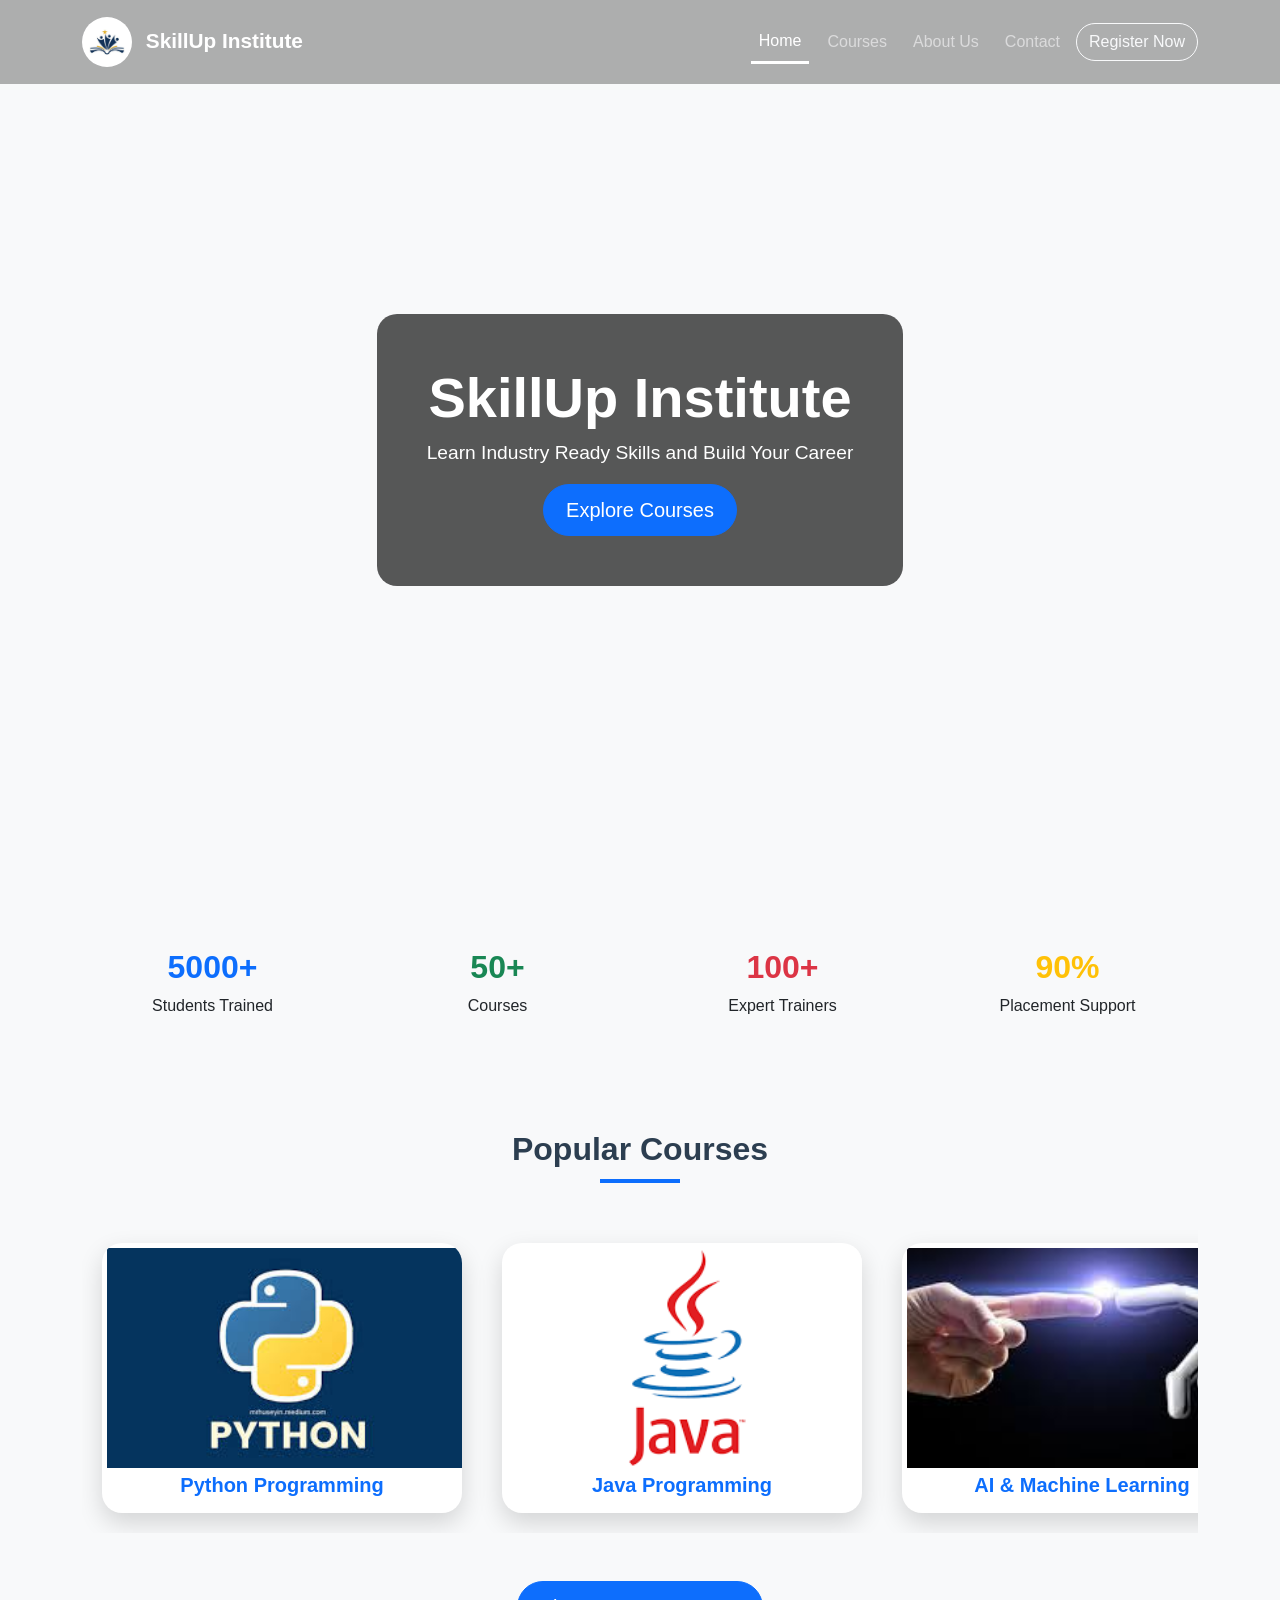
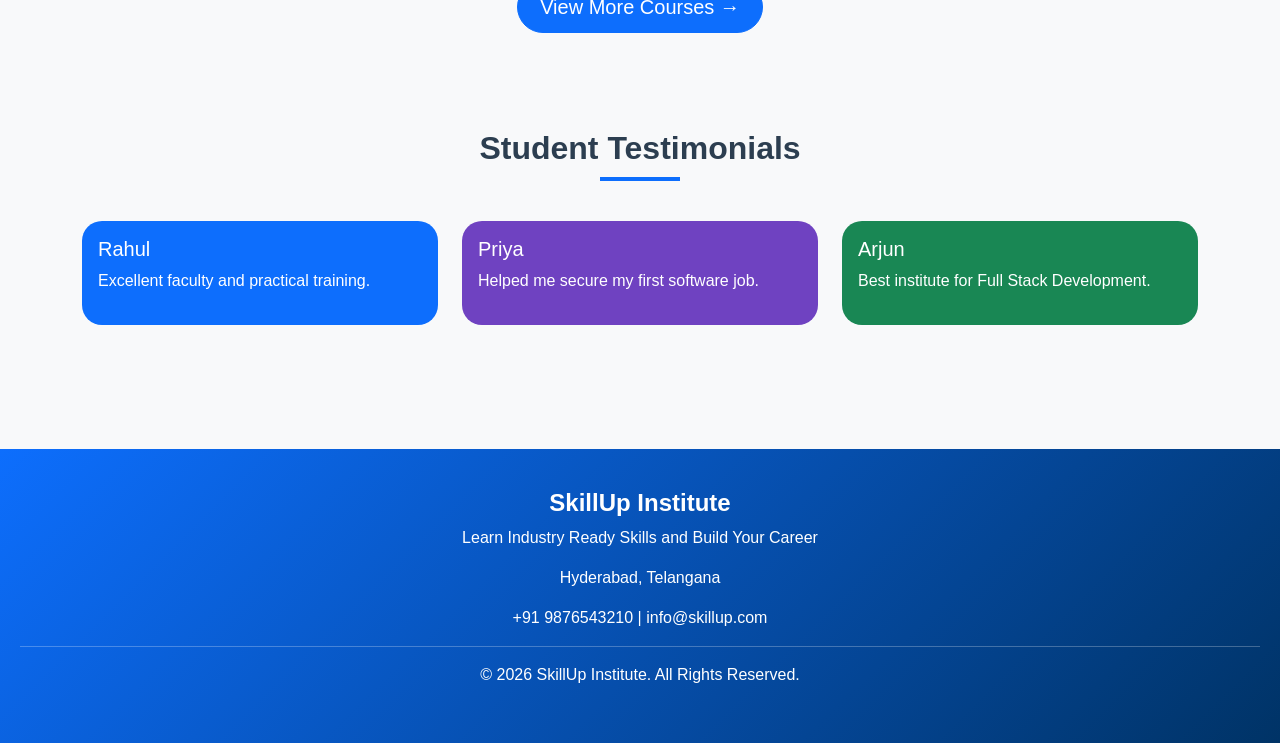
<file: index.html>
<!DOCTYPE html>
<html lang="en">

<head>

    <meta charset="UTF-8">
    <meta name="viewport" content="width=device-width, initial-scale=1.0">

    <title>SkillUp Institute</title>

    <link href="https://cdn.jsdelivr.net/npm/bootstrap@5.3.8/dist/css/bootstrap.min.css" rel="stylesheet">

    <link rel="stylesheet" href="styles.css">

</head>

<body>

    <!-- NAVBAR -->

    <nav class="navbar navbar-expand-lg navbar-dark fixed-top">

        <div class="container">

            <a class="navbar-brand fw-bold" href="index.html">

                <img src="logo.jpg"
                     width="50"
                     height="50"
                     class="rounded-circle me-2">

                SkillUp Institute

            </a>

            <button class="navbar-toggler"
                    data-bs-toggle="collapse"
                    data-bs-target="#navbarNav">

                <span class="navbar-toggler-icon"></span>

            </button>

            <div class="collapse navbar-collapse"
                 id="navbarNav">

                <ul class="navbar-nav ms-auto align-items-center">

                    <li class="nav-item">
                        <a class="nav-link active"
                           href="#home">
                            Home
                        </a>
                    </li>

                    <li class="nav-item">
                        <a class="nav-link"
                           href="courses.html">
                            Courses
                        </a>
                    </li>

                    <li class="nav-item">
                        <a class="nav-link"
                           href="about.html">
                            About Us
                        </a>
                    </li>

                    <li class="nav-item">
                        <a class="nav-link"
                           href="contact.html">
                            Contact
                        </a>
                    </li>

                    <li class="nav-item ms-2">

                        <a href="Registration.html"
                           class="btn btn-outline-light">

                            Register Now

                        </a>

                    </li>

                </ul>

            </div>

        </div>

    </nav>

    <!-- HERO SECTION -->

    <section id="home" class="hero-section">

        <div class="hero-overlay">

            <h1 class="display-4 fw-bold">
                SkillUp Institute
            </h1>

            <p class="lead">
                Learn Industry Ready Skills and Build Your Career
            </p>

            <a href="#courses"
               class="btn btn-primary btn-lg">

                Explore Courses

            </a>

        </div>

    </section>

    <!-- STATISTICS -->

    <section class="container py-5">

        <div class="row text-center">

            <div class="col-md-3">

                <h2 class="text-primary fw-bold">
                    5000+
                </h2>

                <p>
                    Students Trained
                </p>

            </div>

            <div class="col-md-3">

                <h2 class="text-success fw-bold">
                    50+
                </h2>

                <p>
                    Courses
                </p>

            </div>

            <div class="col-md-3">

                <h2 class="text-danger fw-bold">
                    100+
                </h2>

                <p>
                    Expert Trainers
                </p>

            </div>

            <div class="col-md-3">

                <h2 class="text-warning fw-bold">
                    90%
                </h2>

                <p>
                    Placement Support
                </p>

            </div>

        </div>

    </section>

    <!-- POPULAR COURSES -->

    <section id="courses" class="container py-5">

        <h2 class="section-title">
            Popular Courses
        </h2>

        <div class="slider">

            <div class="slide-track">

                <div class="course-card">
                    <div class="course-image-wrap">
                        <img src="python.jpg">
                    </div>
                    <h5>Python Programming</h5>
                </div>

                <div class="course-card">
                    <div class="course-image-wrap">
                        <img src="java.png">
                    </div>
                    <h5>Java Programming</h5>
                </div>

                <div class="course-card">
                    <div class="course-image-wrap">
                        <img src="aiml.jpg">
                    </div>
                    <h5>AI & Machine Learning</h5>
                </div>

                <div class="course-card">
                    <div class="course-image-wrap">
                        <img src="pythonfsd.jpg">
                    </div>
                    <h5>Python Full Stack</h5>
                </div>

                <div class="course-card">
                    <div class="course-image-wrap">
                        <img src="javafsd.png">
                    </div>
                    <h5>Java Full Stack</h5>
                </div>

                <div class="course-card">
                    <div class="course-image-wrap">
                        <img src="mern.png">
                    </div>
                    <h5>MERN Stack</h5>
                </div>

                <div class="course-card">
                    <div class="course-image-wrap">
                        <img src="mean.png">
                    </div>
                    <h5>MEAN Stack</h5>
                </div>

                <!-- Duplicate for smooth scrolling -->

                <div class="course-card">
                    <div class="course-image-wrap">
                        <img src="python.jpg">
                    </div>
                    <h5>Python Programming</h5>
                </div>

                <div class="course-card">
                    <div class="course-image-wrap">
                        <img src="java.png">
                    </div>
                    <h5>Java Programming</h5>
                </div>

                <div class="course-card">
                    <div class="course-image-wrap">
                        <img src="aiml.jpg">
                    </div>
                    <h5>AI & Machine Learning</h5>
                </div>

                <div class="course-card">
                    <div class="course-image-wrap">
                        <img src="pythonfsd.jpg">
                    </div>
                    <h5>Python Full Stack</h5>
                </div>

                <div class="course-card">
                    <div class="course-image-wrap">
                        <img src="javafsd.png">
                    </div>
                    <h5>Java Full Stack</h5>
                </div>

                <div class="course-card">
                    <div class="course-image-wrap">
                        <img src="mern.png">
                    </div>
                    <h5>MERN Stack</h5>
                </div>

                <div class="course-card">
                    <div class="course-image-wrap">
                        <img src="mean.png">
                    </div>
                    <h5>MEAN Stack</h5>
                </div>

            </div>

        </div>

        <div class="text-center mt-5">

            <a href="courses.html"
               class="btn btn-primary btn-lg">

                View More Courses →

            </a>

        </div>

    </section>

    <!-- TESTIMONIALS -->

    <section class="container py-5">

        <h2 class="section-title">
            Student Testimonials
        </h2>

        <div class="row">

            <div class="col-md-4 mb-3">

                <div class="card testimonial-card testimonial-blue">

                    <div class="card-body">

                        <h5>Rahul</h5>

                        <p>
                            Excellent faculty and practical training.
                        </p>

                    </div>

                </div>

            </div>

            <div class="col-md-4 mb-3">

                <div class="card testimonial-card testimonial-purple">

                    <div class="card-body">

                        <h5>Priya</h5>

                        <p>
                            Helped me secure my first software job.
                        </p>

                    </div>

                </div>

            </div>

            <div class="col-md-4 mb-3">

                <div class="card testimonial-card testimonial-green">

                    <div class="card-body">

                        <h5>Arjun</h5>

                        <p>
                            Best institute for Full Stack Development.
                        </p>

                    </div>

                </div>

            </div>

        </div>

    </section>

    <!-- FOOTER -->

    <footer>

        <h4>
            SkillUp Institute
        </h4>

        <p>
            Learn Industry Ready Skills and Build Your Career
        </p>

        <p>
            Hyderabad, Telangana
        </p>

        <p>
            +91 9876543210 | info@skillup.com
        </p>

        <hr>

        <p>
            © 2026 SkillUp Institute. All Rights Reserved.
        </p>

    </footer>

    <script src="https://cdn.jsdelivr.net/npm/bootstrap@5.3.8/dist/js/bootstrap.bundle.min.js"></script>

    <script>
        window.addEventListener("scroll", function () {

            const navbar = document.querySelector(".navbar");

            if (window.scrollY > 50) {
                navbar.style.background = "#0d6efd";
            } else {
                navbar.style.background = "rgba(0,0,0,0.3)";
            }

        });
    </script>

</body>

</html>
</file>
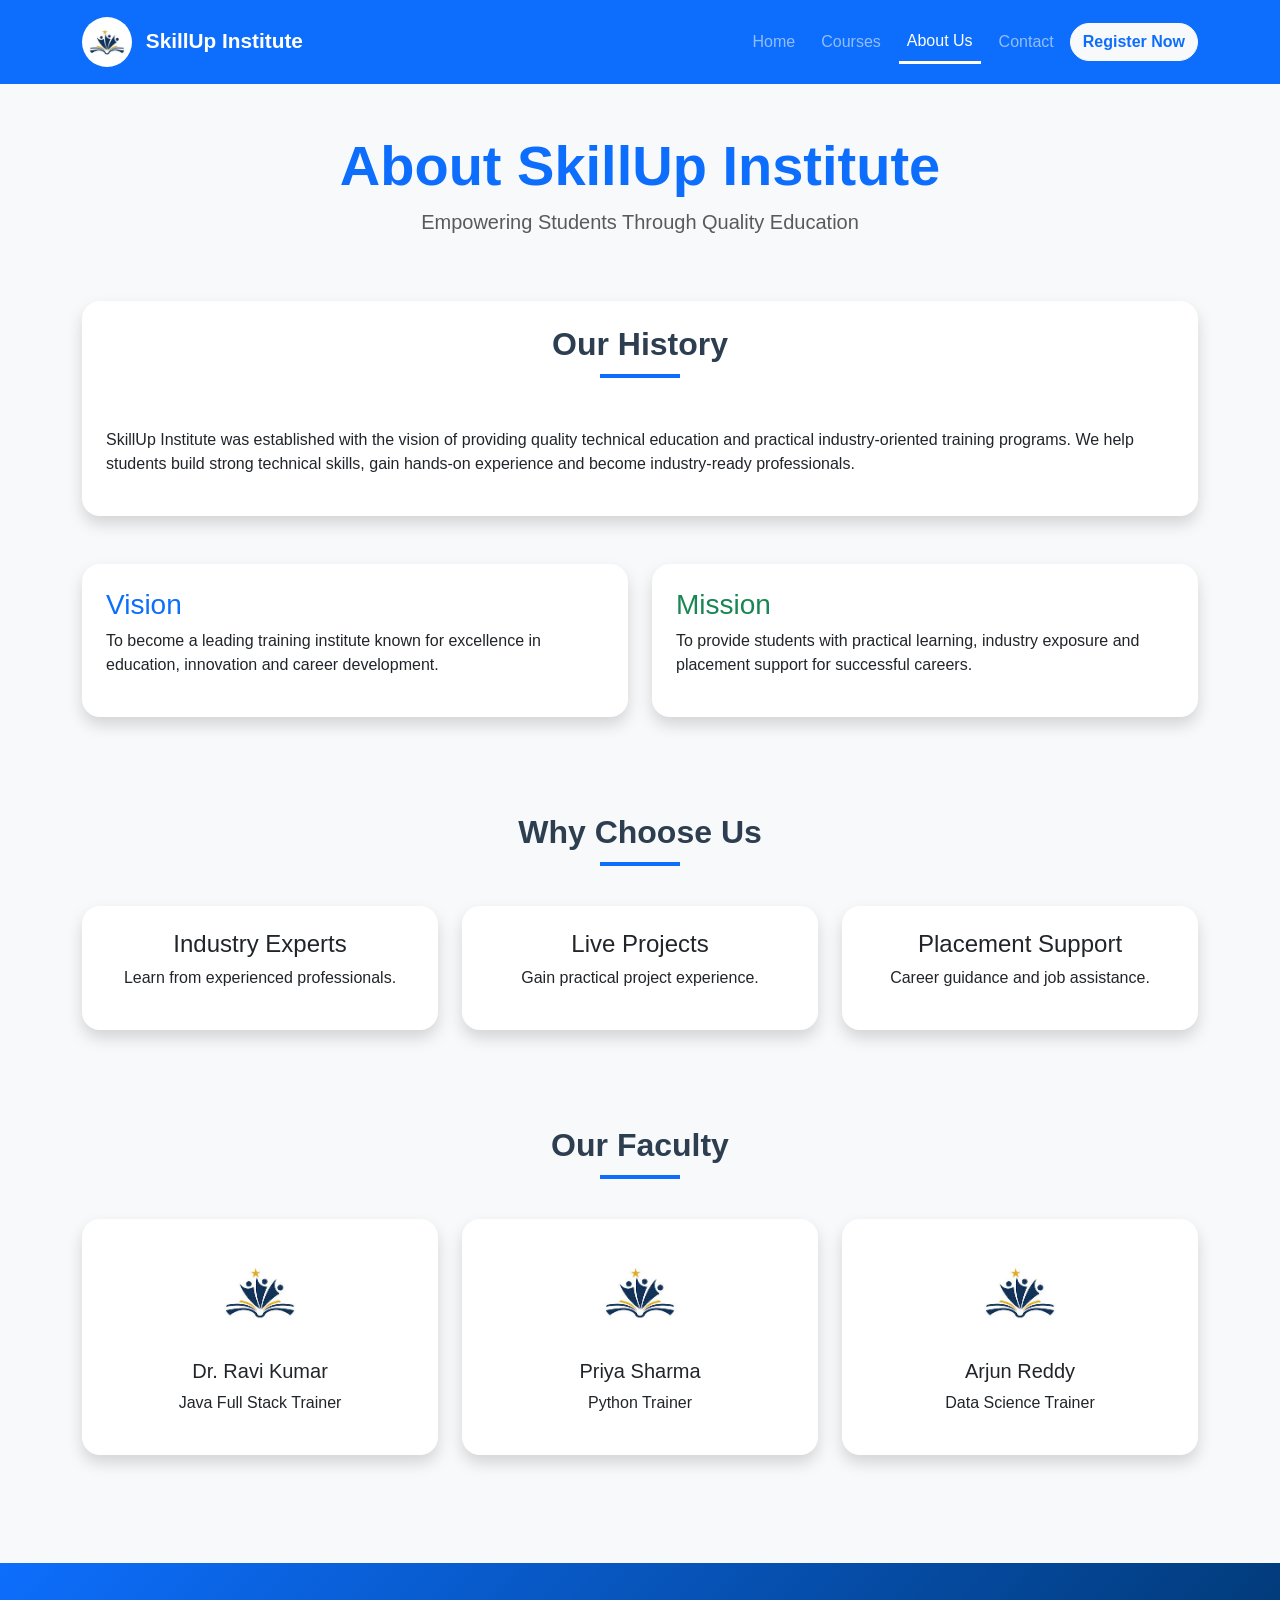
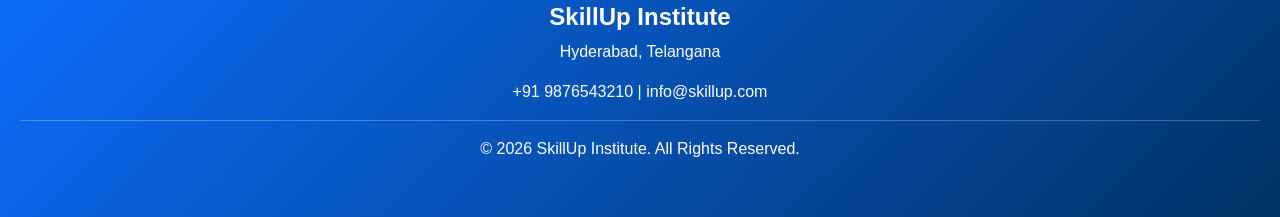
<file: about.html>
<!DOCTYPE html>
<html lang="en">

<head>

    <meta charset="UTF-8">
    <meta name="viewport" content="width=device-width, initial-scale=1.0">

    <title>About Us | SkillUp Institute</title>

    <link href="https://cdn.jsdelivr.net/npm/bootstrap@5.3.8/dist/css/bootstrap.min.css" rel="stylesheet">

    <link rel="stylesheet" href="styles.css">

</head>

<body>

    <!-- NAVBAR -->

    <nav class="navbar navbar-expand-lg navbar-dark bg-primary sticky-top">

        <div class="container">

            <a class="navbar-brand fw-bold" href="index.html">

                <img src="logo.jpg"
                     width="50"
                     height="50"
                     class="rounded-circle me-2">

                SkillUp Institute

            </a>

            <button class="navbar-toggler"
                    data-bs-toggle="collapse"
                    data-bs-target="#navbarNav">

                <span class="navbar-toggler-icon"></span>

            </button>

            <div class="collapse navbar-collapse"
                 id="navbarNav">

                <ul class="navbar-nav ms-auto align-items-center">

                    <li class="nav-item">
                        <a class="nav-link"
                           href="index.html">
                            Home
                        </a>
                    </li>

                    <li class="nav-item">
                        <a class="nav-link"
                           href="courses.html">
                            Courses
                        </a>
                    </li>

                    <li class="nav-item">
                        <a class="nav-link active"
                           href="about.html">
                            About Us
                        </a>
                    </li>

                    <li class="nav-item">
                        <a class="nav-link"
                           href="contact.html">
                            Contact
                        </a>
                    </li>

                    <li class="nav-item ms-2">

                        <a href="Registration.html"
                           class="btn btn-light text-primary fw-bold">

                            Register Now

                        </a>

                    </li>

                </ul>

            </div>

        </div>

    </nav>

    <!-- ABOUT HEADER -->

    <div class="container py-5 text-center">

        <h1 class="display-4 fw-bold text-primary">

            About SkillUp Institute

        </h1>

        <p class="lead text-muted">

            Empowering Students Through Quality Education

        </p>

    </div>

    <!-- HISTORY -->

    <section class="container mb-5">

        <div class="card shadow p-4">

            <h2 class="section-title">

                Our History

            </h2>

            <p>

                SkillUp Institute was established with the vision of
                providing quality technical education and practical
                industry-oriented training programs.

                We help students build strong technical skills,
                gain hands-on experience and become industry-ready
                professionals.

            </p>

        </div>

    </section>

    <!-- VISION & MISSION -->

    <section class="container mb-5">

        <div class="row g-4">

            <div class="col-md-6">

                <div class="card shadow h-100 p-4">

                    <h3 class="text-primary">

                        Vision

                    </h3>

                    <p>

                        To become a leading training institute known
                        for excellence in education, innovation and
                        career development.

                    </p>

                </div>

            </div>

            <div class="col-md-6">

                <div class="card shadow h-100 p-4">

                    <h3 class="text-success">

                        Mission

                    </h3>

                    <p>

                        To provide students with practical learning,
                        industry exposure and placement support for
                        successful careers.

                    </p>

                </div>

            </div>

        </div>

    </section>

    <!-- WHY CHOOSE US -->

    <section class="container py-5">

        <h2 class="section-title">

            Why Choose Us

        </h2>

        <div class="row g-4">

            <div class="col-md-4">

                <div class="card shadow p-4 text-center">

                    <h4>
                        Industry Experts
                    </h4>

                    <p>
                        Learn from experienced professionals.
                    </p>

                </div>

            </div>

            <div class="col-md-4">

                <div class="card shadow p-4 text-center">

                    <h4>
                        Live Projects
                    </h4>

                    <p>
                        Gain practical project experience.
                    </p>

                </div>

            </div>

            <div class="col-md-4">

                <div class="card shadow p-4 text-center">

                    <h4>
                        Placement Support
                    </h4>

                    <p>
                        Career guidance and job assistance.
                    </p>

                </div>

            </div>

        </div>

    </section>

    <!-- FACULTY -->

    <section class="container py-5">

        <h2 class="section-title">

            Our Faculty

        </h2>

        <div class="row g-4">

            <div class="col-md-4">

                <div class="card shadow text-center p-4">

                    <img src="logo.jpg"
                         width="100"
                         class="rounded-circle mx-auto mb-3">

                    <h5>
                        Dr. Ravi Kumar
                    </h5>

                    <p>
                        Java Full Stack Trainer
                    </p>

                </div>

            </div>

            <div class="col-md-4">

                <div class="card shadow text-center p-4">

                    <img src="logo.jpg"
                         width="100"
                         class="rounded-circle mx-auto mb-3">

                    <h5>
                        Priya Sharma
                    </h5>

                    <p>
                        Python Trainer
                    </p>

                </div>

            </div>

            <div class="col-md-4">

                <div class="card shadow text-center p-4">

                    <img src="logo.jpg"
                         width="100"
                         class="rounded-circle mx-auto mb-3">

                    <h5>
                        Arjun Reddy
                    </h5>

                    <p>
                        Data Science Trainer
                    </p>

                </div>

            </div>

        </div>

    </section>

    <!-- FOOTER -->

    <footer>

        <h4>

            SkillUp Institute

        </h4>

        <p>

            Hyderabad, Telangana

        </p>

        <p>

            +91 9876543210 | info@skillup.com

        </p>

        <hr>

        <p>

            © 2026 SkillUp Institute. All Rights Reserved.

        </p>

    </footer>

    <script src="https://cdn.jsdelivr.net/npm/bootstrap@5.3.8/dist/js/bootstrap.bundle.min.js"></script>

</body>

</html>
</file>
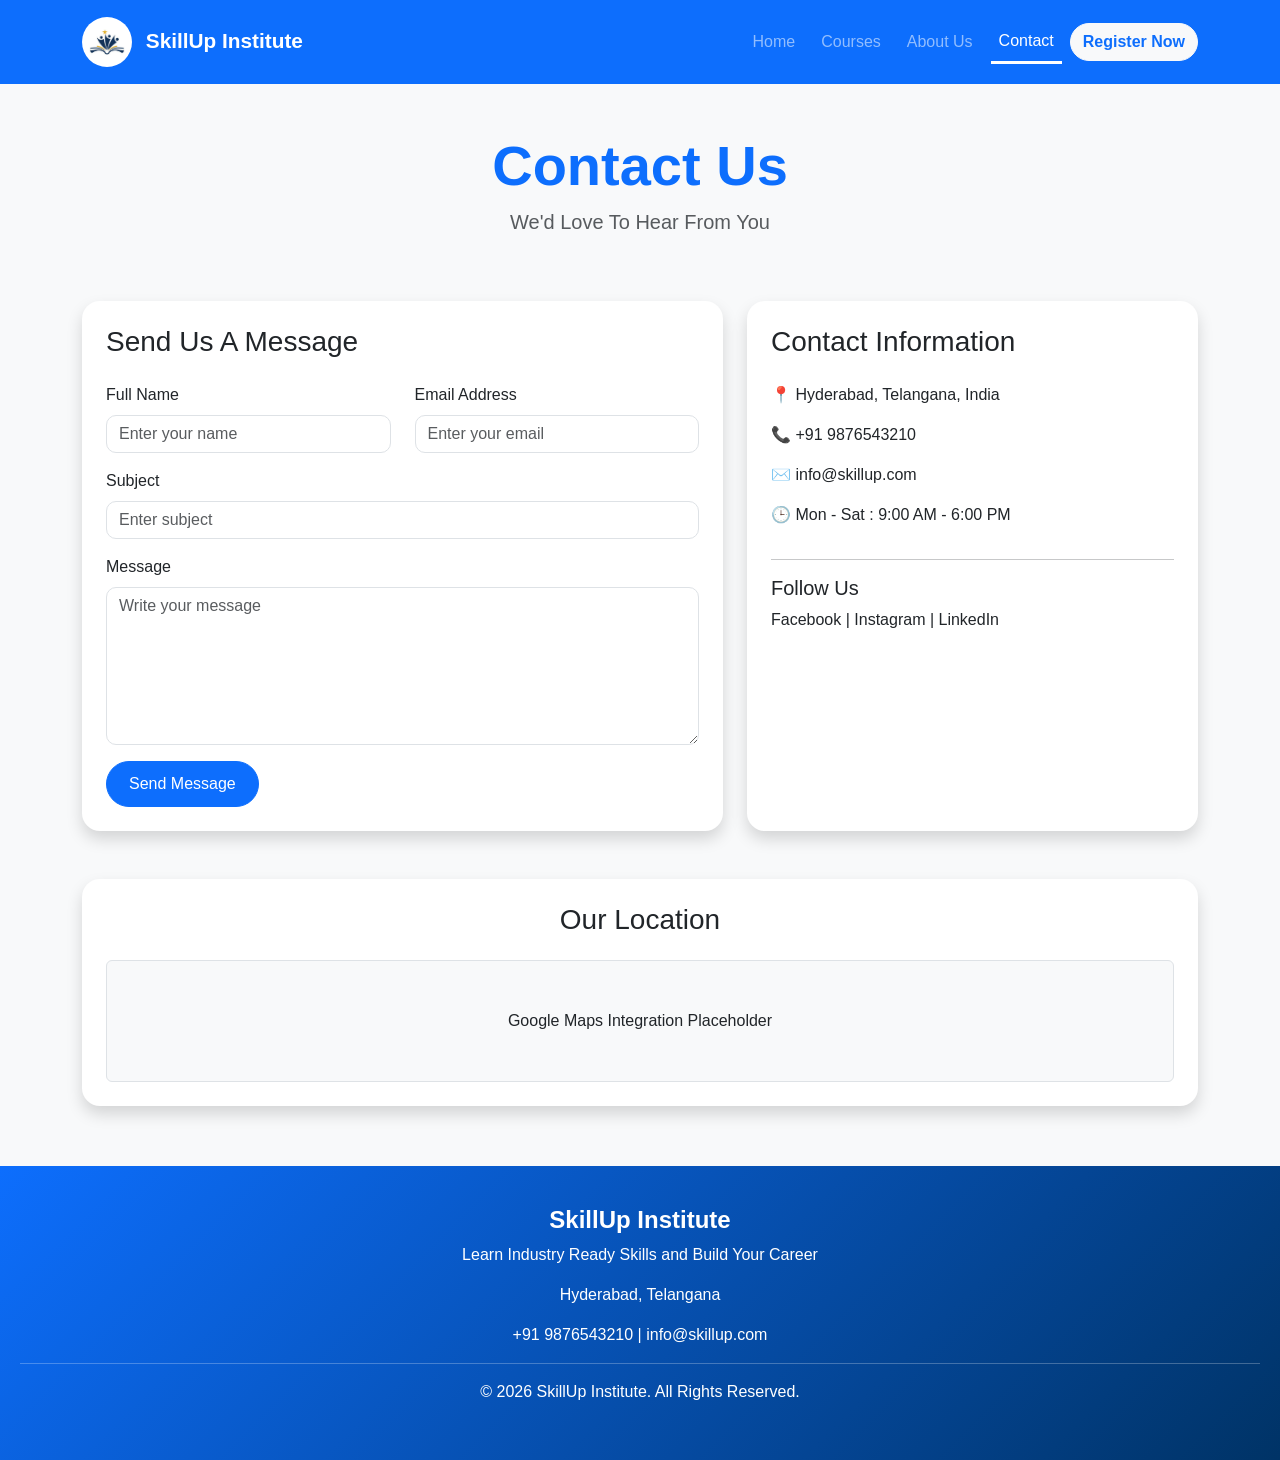
<file: contact.html>
<!DOCTYPE html>
<html lang="en">

<head>

    <meta charset="UTF-8">
    <meta name="viewport" content="width=device-width, initial-scale=1.0">

    <title>Contact Us | SkillUp Institute</title>

    <link href="https://cdn.jsdelivr.net/npm/bootstrap@5.3.8/dist/css/bootstrap.min.css" rel="stylesheet">

    <link rel="stylesheet" href="styles.css">

</head>

<body>

    <!-- NAVBAR -->

    <nav class="navbar navbar-expand-lg navbar-dark bg-primary sticky-top">

        <div class="container">

            <a class="navbar-brand fw-bold" href="index.html">

                <img src="logo.jpg"
                     width="50"
                     height="50"
                     class="rounded-circle me-2">

                SkillUp Institute

            </a>

            <button class="navbar-toggler"
                    data-bs-toggle="collapse"
                    data-bs-target="#navbarNav">

                <span class="navbar-toggler-icon"></span>

            </button>

            <div class="collapse navbar-collapse"
                 id="navbarNav">

                <ul class="navbar-nav ms-auto align-items-center">

                    <li class="nav-item">
                        <a class="nav-link"
                           href="index.html">
                            Home
                        </a>
                    </li>

                    <li class="nav-item">
                        <a class="nav-link"
                           href="courses.html">
                            Courses
                        </a>
                    </li>

                    <li class="nav-item">
                        <a class="nav-link"
                           href="about.html">
                            About Us
                        </a>
                    </li>

                    <li class="nav-item">
                        <a class="nav-link active"
                           href="contact.html">
                            Contact
                        </a>
                    </li>

                    <li class="nav-item ms-2">

                        <a href="Registration.html"
                           class="btn btn-light text-primary fw-bold">

                            Register Now

                        </a>

                    </li>

                </ul>

            </div>

        </div>

    </nav>

    <!-- PAGE HEADER -->

    <div class="container py-5 text-center">

        <h1 class="display-4 fw-bold text-primary">

            Contact Us

        </h1>

        <p class="lead text-muted">

            We'd Love To Hear From You

        </p>

    </div>

    <!-- CONTACT SECTION -->

    <section class="container mb-5">

        <div class="row g-4">

            <!-- CONTACT FORM -->

            <div class="col-lg-7">

                <div class="card shadow p-4">

                    <h3 class="mb-4">

                        Send Us A Message

                    </h3>

                    <form>

                        <div class="row">

                            <div class="col-md-6 mb-3">

                                <label class="form-label">
                                    Full Name
                                </label>

                                <input type="text"
                                       class="form-control"
                                       placeholder="Enter your name">

                            </div>

                            <div class="col-md-6 mb-3">

                                <label class="form-label">
                                    Email Address
                                </label>

                                <input type="email"
                                       class="form-control"
                                       placeholder="Enter your email">

                            </div>

                        </div>

                        <div class="mb-3">

                            <label class="form-label">
                                Subject
                            </label>

                            <input type="text"
                                   class="form-control"
                                   placeholder="Enter subject">

                        </div>

                        <div class="mb-3">

                            <label class="form-label">
                                Message
                            </label>

                            <textarea class="form-control"
                                      rows="6"
                                      placeholder="Write your message"></textarea>

                        </div>

                        <button class="btn btn-primary">

                            Send Message

                        </button>

                    </form>

                </div>

            </div>

            <!-- CONTACT DETAILS -->

            <div class="col-lg-5">

                <div class="card shadow p-4 h-100">

                    <h3 class="mb-4">

                        Contact Information

                    </h3>

                    <p>
                        📍 Hyderabad, Telangana, India
                    </p>

                    <p>
                        📞 +91 9876543210
                    </p>

                    <p>
                        ✉️ info@skillup.com
                    </p>

                    <p>
                        🕒 Mon - Sat : 9:00 AM - 6:00 PM
                    </p>

                    <hr>

                    <h5>

                        Follow Us

                    </h5>

                    <p>
                        Facebook | Instagram | LinkedIn
                    </p>

                </div>

            </div>

        </div>

    </section>

    <!-- MAP SECTION -->

    <section class="container mb-5">

        <div class="card shadow p-4">

            <h3 class="text-center mb-4">

                Our Location

            </h3>

            <div class="bg-light border rounded p-5 text-center">

                Google Maps Integration Placeholder

            </div>

        </div>

    </section>

    <!-- FOOTER -->

    <footer>

        <h4>

            SkillUp Institute

        </h4>

        <p>

            Learn Industry Ready Skills and Build Your Career

        </p>

        <p>

            Hyderabad, Telangana

        </p>

        <p>

            +91 9876543210 | info@skillup.com

        </p>

        <hr>

        <p>

            © 2026 SkillUp Institute. All Rights Reserved.

        </p>

    </footer>

    <script src="https://cdn.jsdelivr.net/npm/bootstrap@5.3.8/dist/js/bootstrap.bundle.min.js"></script>

</body>

</html>
</file>
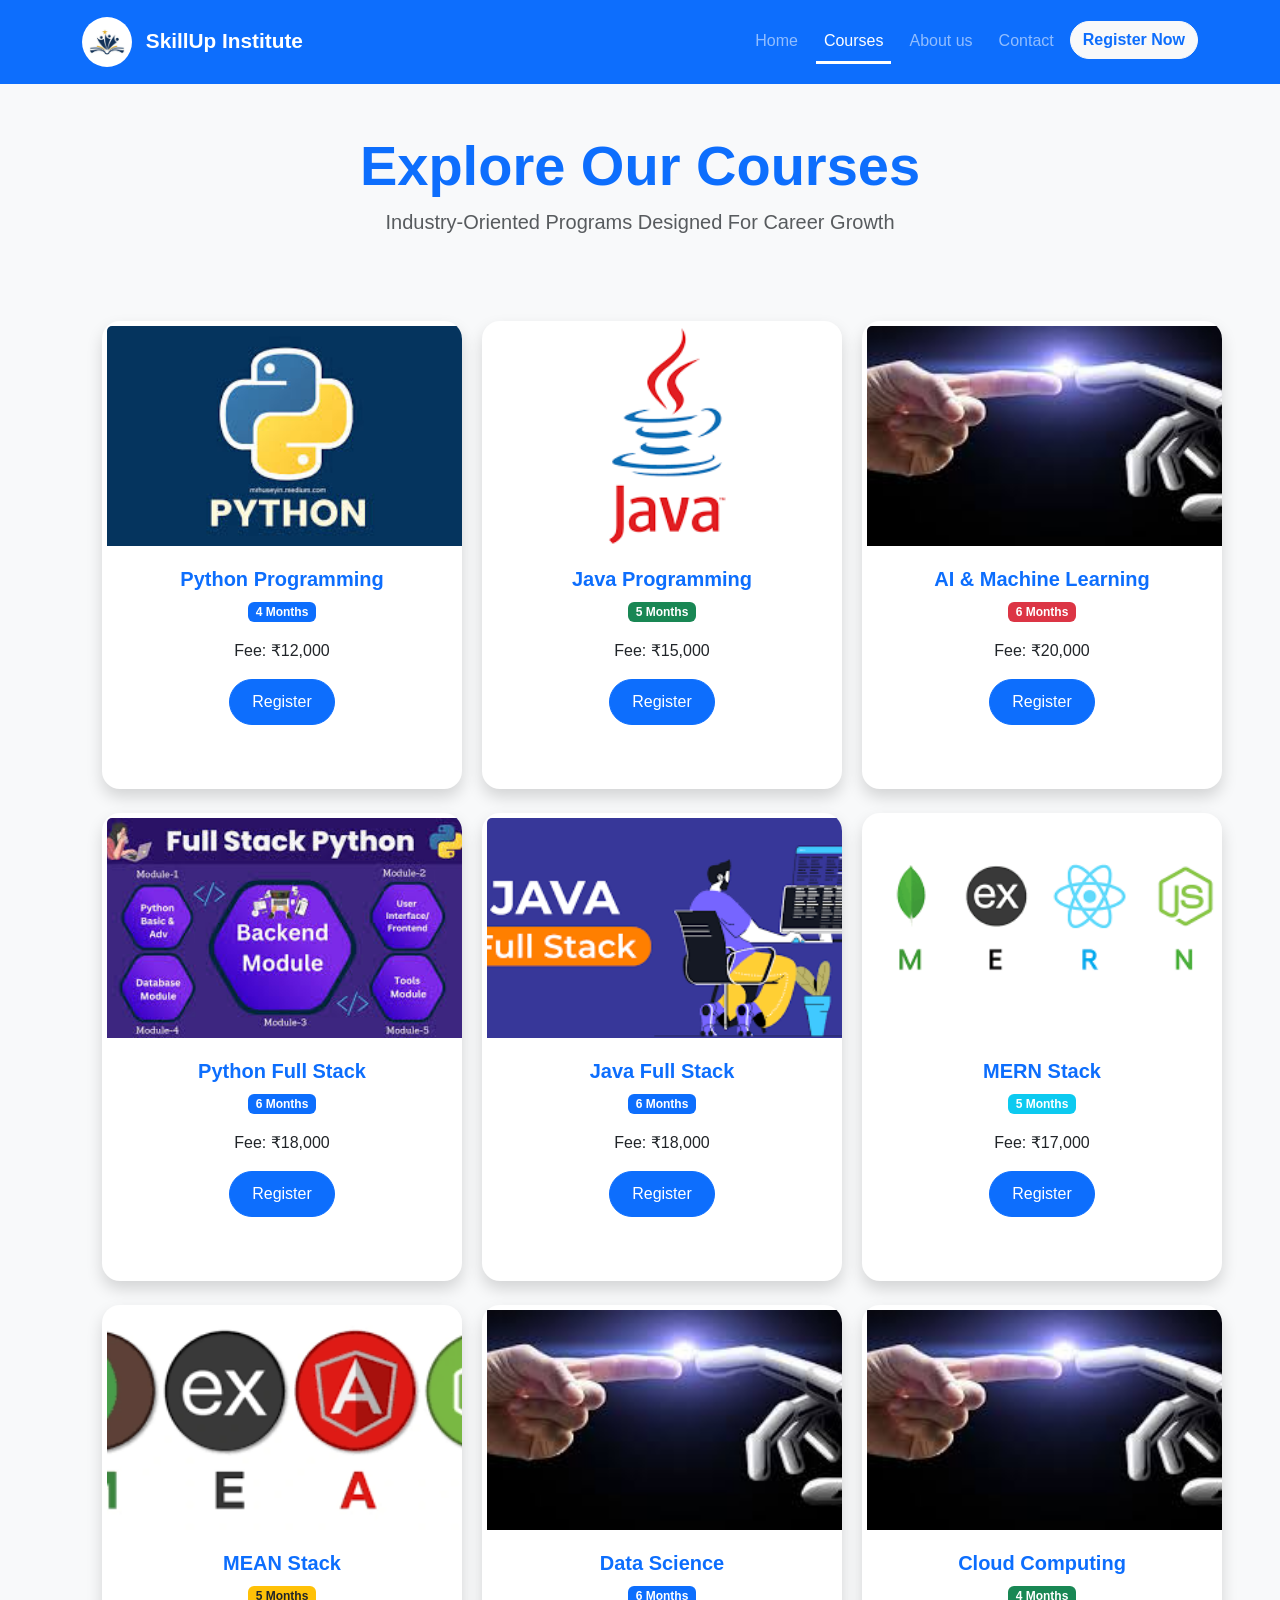
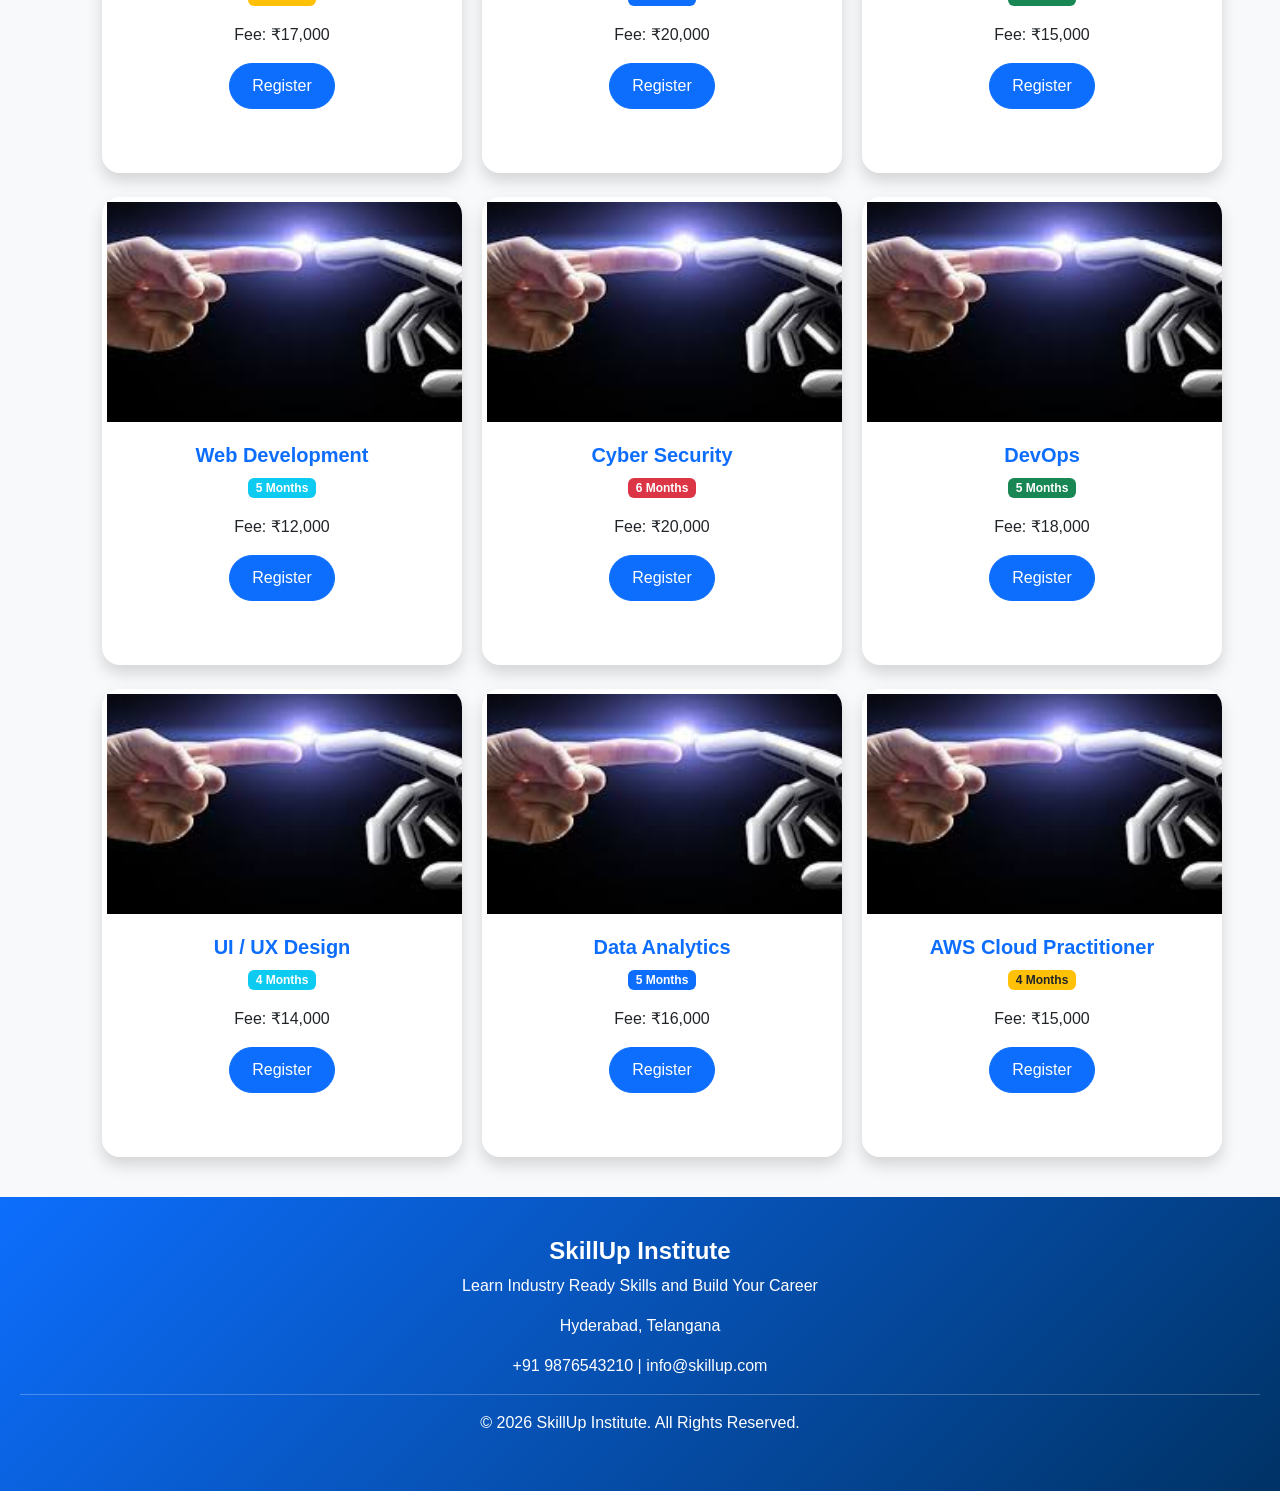
<file: courses.html>
<!DOCTYPE html>
<html lang="en">

<head>

    <meta charset="UTF-8">
    <meta name="viewport" content="width=device-width, initial-scale=1.0">

    <title>Courses | SkillUp Institute</title>

    <link href="https://cdn.jsdelivr.net/npm/bootstrap@5.3.8/dist/css/bootstrap.min.css" rel="stylesheet">

    <link rel="stylesheet" href="styles.css">

</head>

<body>

    <!-- NAVBAR -->

    <nav class="navbar navbar-expand-lg navbar-dark bg-primary sticky-top">

        <div class="container">

            <a class="navbar-brand fw-bold" href="index.html">

                <img src="logo.jpg"
                     width="50"
                     height="50"
                     class="rounded-circle me-2">

                SkillUp Institute

            </a>

            <button class="navbar-toggler"
                    data-bs-toggle="collapse"
                    data-bs-target="#navbarNav">

                <span class="navbar-toggler-icon"></span>

            </button>

            <div class="collapse navbar-collapse"
                 id="navbarNav">

                <ul class="navbar-nav ms-auto">

                    <li class="nav-item">
                        <a class="nav-link"
                           href="index.html">
                            Home
                        </a>
                    </li>

                    <li class="nav-item">
                        <a class="nav-link active"
                           href="courses.html">
                            Courses
                        </a>
                    </li>

                    <li class="nav-item">
                        <a class="nav-link"
                           href="about.html">
                            About us
                        </a>
                    </li>

                    <li class="nav-item">
                        <a class="nav-link"
                           href="contact.html">
                            Contact
                        </a>
                    </li>

                    <li class="nav-item ms-2">

                        <a href="Registration.html"
                           class="btn btn-light text-primary fw-bold">

                            Register Now

                        </a>

                    </li>

                </ul>

            </div>

        </div>

    </nav>

    <!-- HEADER -->

    <div class="container py-5 text-center">

        <h1 class="display-4 fw-bold text-primary">
            Explore Our Courses
        </h1>

        <p class="lead text-muted">
            Industry-Oriented Programs Designed For Career Growth
        </p>

    </div>

    <!-- COURSES -->

    <div class="container">

        <div class="row g-4">

            <!-- Course Card Template -->

            <div class="col-lg-4 col-md-6">
                <div class="card course-card h-100 shadow">
                    <div class="course-image-wrap">
                        <img src="python.jpg" class="card-img-top">
                    </div>
                    <div class="card-body text-center">
                        <h5>Python Programming</h5>
                        <span class="badge bg-primary">4 Months</span>
                        <p class="mt-3">Fee: ₹12,000</p>
                        <a href="Registration.html" class="btn btn-primary">Register</a>
                    </div>
                </div>
            </div>

            <div class="col-lg-4 col-md-6">
                <div class="card course-card h-100 shadow">
                    <div class="course-image-wrap">
                        <img src="java.png" class="card-img-top">
                    </div>
                    <div class="card-body text-center">
                        <h5>Java Programming</h5>
                        <span class="badge bg-success">5 Months</span>
                        <p class="mt-3">Fee: ₹15,000</p>
                        <a href="Registration.html" class="btn btn-primary">Register</a>
                    </div>
                </div>
            </div>

            <div class="col-lg-4 col-md-6">
                <div class="card course-card h-100 shadow">
                    <div class="course-image-wrap">
                        <img src="aiml.jpg" class="card-img-top">
                    </div>
                    <div class="card-body text-center">
                        <h5>AI & Machine Learning</h5>
                        <span class="badge bg-danger">6 Months</span>
                        <p class="mt-3">Fee: ₹20,000</p>
                        <a href="Registration.html" class="btn btn-primary">Register</a>
                    </div>
                </div>
            </div>

            <div class="col-lg-4 col-md-6">
                <div class="card course-card h-100 shadow">
                    <div class="course-image-wrap">
                        <img src="pythonfsd.jpg" class="card-img-top">
                    </div>
                    <div class="card-body text-center">
                        <h5>Python Full Stack</h5>
                        <span class="badge bg-primary">6 Months</span>
                        <p class="mt-3">Fee: ₹18,000</p>
                        <a href="Registration.html" class="btn btn-primary">Register</a>
                    </div>
                </div>
            </div>

            <div class="col-lg-4 col-md-6">
                <div class="card course-card h-100 shadow">
                    <div class="course-image-wrap">
                        <img src="javafsd.png" class="card-img-top">
                    </div>
                    <div class="card-body text-center">
                        <h5>Java Full Stack</h5>
                        <span class="badge bg-primary">6 Months</span>
                        <p class="mt-3">Fee: ₹18,000</p>
                        <a href="Registration.html" class="btn btn-primary">Register</a>
                    </div>
                </div>
            </div>

            <div class="col-lg-4 col-md-6">
                <div class="card course-card h-100 shadow">
                    <div class="course-image-wrap">
                        <img src="mern.png" class="card-img-top">
                    </div>
                    <div class="card-body text-center">
                        <h5>MERN Stack</h5>
                        <span class="badge bg-info">5 Months</span>
                        <p class="mt-3">Fee: ₹17,000</p>
                        <a href="Registration.html" class="btn btn-primary">Register</a>
                    </div>
                </div>
            </div>

            <div class="col-lg-4 col-md-6"><div class="card course-card h-100 shadow"><div class="course-image-wrap"><img src="mean.png"></div><div class="card-body text-center"><h5>MEAN Stack</h5><span class="badge bg-warning text-dark">5 Months</span><p class="mt-3">Fee: ₹17,000</p><a href="Registration.html" class="btn btn-primary">Register</a></div></div></div>

            <div class="col-lg-4 col-md-6"><div class="card course-card h-100 shadow"><div class="course-image-wrap"><img src="aiml.jpg"></div><div class="card-body text-center"><h5>Data Science</h5><span class="badge bg-primary">6 Months</span><p class="mt-3">Fee: ₹20,000</p><a href="Registration.html" class="btn btn-primary">Register</a></div></div></div>

            <div class="col-lg-4 col-md-6"><div class="card course-card h-100 shadow"><div class="course-image-wrap"><img src="aiml.jpg"></div><div class="card-body text-center"><h5>Cloud Computing</h5><span class="badge bg-success">4 Months</span><p class="mt-3">Fee: ₹15,000</p><a href="Registration.html" class="btn btn-primary">Register</a></div></div></div>

            <div class="col-lg-4 col-md-6"><div class="card course-card h-100 shadow"><div class="course-image-wrap"><img src="aiml.jpg"></div><div class="card-body text-center"><h5>Web Development</h5><span class="badge bg-info">5 Months</span><p class="mt-3">Fee: ₹12,000</p><a href="Registration.html" class="btn btn-primary">Register</a></div></div></div>

            <div class="col-lg-4 col-md-6"><div class="card course-card h-100 shadow"><div class="course-image-wrap"><img src="aiml.jpg"></div><div class="card-body text-center"><h5>Cyber Security</h5><span class="badge bg-danger">6 Months</span><p class="mt-3">Fee: ₹20,000</p><a href="Registration.html" class="btn btn-primary">Register</a></div></div></div>

            <div class="col-lg-4 col-md-6"><div class="card course-card h-100 shadow"><div class="course-image-wrap"><img src="aiml.jpg"></div><div class="card-body text-center"><h5>DevOps</h5><span class="badge bg-success">5 Months</span><p class="mt-3">Fee: ₹18,000</p><a href="Registration.html" class="btn btn-primary">Register</a></div></div></div>

            <div class="col-lg-4 col-md-6"><div class="card course-card h-100 shadow"><div class="course-image-wrap"><img src="aiml.jpg"></div><div class="card-body text-center"><h5>UI / UX Design</h5><span class="badge bg-info">4 Months</span><p class="mt-3">Fee: ₹14,000</p><a href="Registration.html" class="btn btn-primary">Register</a></div></div></div>

            <div class="col-lg-4 col-md-6"><div class="card course-card h-100 shadow"><div class="course-image-wrap"><img src="aiml.jpg"></div><div class="card-body text-center"><h5>Data Analytics</h5><span class="badge bg-primary">5 Months</span><p class="mt-3">Fee: ₹16,000</p><a href="Registration.html" class="btn btn-primary">Register</a></div></div></div>

            <div class="col-lg-4 col-md-6"><div class="card course-card h-100 shadow"><div class="course-image-wrap"><img src="aiml.jpg"></div><div class="card-body text-center"><h5>AWS Cloud Practitioner</h5><span class="badge bg-warning text-dark">4 Months</span><p class="mt-3">Fee: ₹15,000</p><a href="Registration.html" class="btn btn-primary">Register</a></div></div></div>

        </div>

    </div>

    <!-- FOOTER -->

    <footer>

        <h4>SkillUp Institute</h4>

        <p>
            Learn Industry Ready Skills and Build Your Career
        </p>

        <p>
            Hyderabad, Telangana
        </p>

        <p>
            +91 9876543210 | info@skillup.com
        </p>

        <hr>

        <p>
            © 2026 SkillUp Institute. All Rights Reserved.
        </p>

    </footer>

    <script src="https://cdn.jsdelivr.net/npm/bootstrap@5.3.8/dist/js/bootstrap.bundle.min.js"></script>

</body>

</html>
</file>
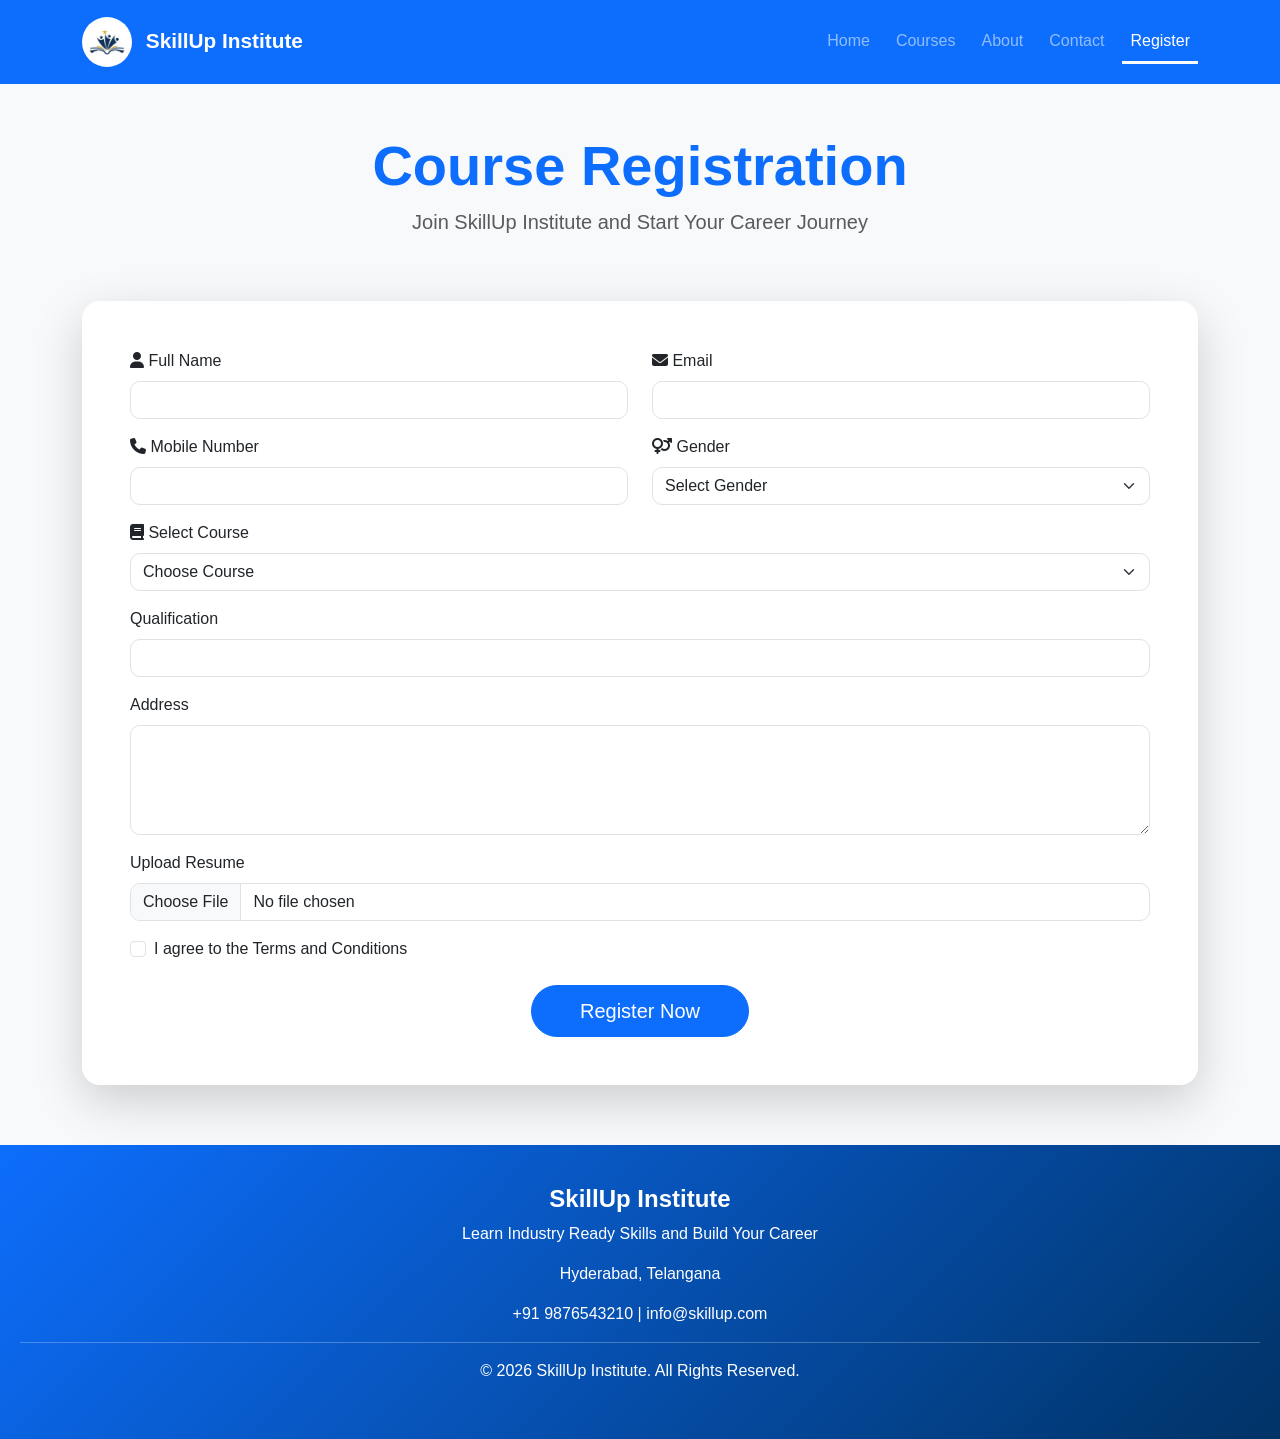
<file: Registration.html>
<!DOCTYPE html>
<html lang="en">

<head>

    <meta charset="UTF-8">
    <meta name="viewport" content="width=device-width, initial-scale=1.0">

    <title>Course Registration | SkillUp Institute</title>

    <link href="https://cdn.jsdelivr.net/npm/bootstrap@5.3.8/dist/css/bootstrap.min.css" rel="stylesheet">

    <link rel="stylesheet" href="styles.css">

    <link rel="stylesheet"
          href="https://cdnjs.cloudflare.com/ajax/libs/font-awesome/6.5.2/css/all.min.css">

</head>

<body>

    <!-- NAVBAR -->

    <nav class="navbar navbar-expand-lg navbar-dark bg-primary sticky-top">

        <div class="container">

            <a class="navbar-brand fw-bold" href="index.html">

                <img src="logo.jpg"
                     width="50"
                     height="50"
                     class="rounded-circle me-2">

                SkillUp Institute

            </a>

            <button class="navbar-toggler"
                    data-bs-toggle="collapse"
                    data-bs-target="#navbarNav">

                <span class="navbar-toggler-icon"></span>

            </button>

            <div class="collapse navbar-collapse"
                 id="navbarNav">

                <ul class="navbar-nav ms-auto">

                    <li class="nav-item">
                        <a class="nav-link"
                           href="index.html">
                            Home
                        </a>
                    </li>

                    <li class="nav-item">
                        <a class="nav-link"
                           href="courses.html">
                            Courses
                        </a>
                    </li>

                    <li class="nav-item">
                        <a class="nav-link"
                           href="about.html">
                            About
                        </a>
                    </li>

                    <li class="nav-item">
                        <a class="nav-link"
                           href="contact.html">
                            Contact
                        </a>
                    </li>

                    <li class="nav-item">
                        <a class="nav-link active"
                           href="Registration.html">
                            Register
                        </a>
                    </li>

                </ul>

            </div>

        </div>

    </nav>

    <!-- PAGE HEADER -->

    <div class="container text-center py-5">

        <h1 class="display-4 fw-bold text-primary">

            Course Registration

        </h1>

        <p class="lead text-muted">

            Join SkillUp Institute and Start Your Career Journey

        </p>

    </div>

    <!-- FORM -->

    <div class="container mb-5">

        <div class="card shadow-lg border-0">

            <div class="card-body p-5">

                <form>

                    <div class="row">

                        <div class="col-md-6 mb-3">

                            <label class="form-label">
                                <i class="fa-solid fa-user"></i>
                                Full Name
                            </label>

                            <input type="text"
                                   class="form-control"
                                   required>

                        </div>

                        <div class="col-md-6 mb-3">

                            <label class="form-label">
                                <i class="fa-solid fa-envelope"></i>
                                Email
                            </label>

                            <input type="email"
                                   class="form-control"
                                   required>

                        </div>

                    </div>

                    <div class="row">

                        <div class="col-md-6 mb-3">

                            <label class="form-label">
                                <i class="fa-solid fa-phone"></i>
                                Mobile Number
                            </label>

                            <input type="tel"
                                   class="form-control"
                                   required>

                        </div>

                        <div class="col-md-6 mb-3">

                            <label class="form-label">
                                <i class="fa-solid fa-venus-mars"></i>
                                Gender
                            </label>

                            <select class="form-select">

                                <option>Select Gender</option>
                                <option>Male</option>
                                <option>Female</option>
                                <option>Other</option>

                            </select>

                        </div>

                    </div>

                    <div class="mb-3">

                        <label class="form-label">
                            <i class="fa-solid fa-book"></i>
                            Select Course
                        </label>

                        <select class="form-select">

                            <option>Choose Course</option>

                            <option>Python Programming</option>
                            <option>Java Programming</option>
                            <option>AI & Machine Learning</option>
                            <option>Python Full Stack</option>
                            <option>Java Full Stack</option>
                            <option>MERN Stack</option>
                            <option>MEAN Stack</option>
                            <option>Data Science</option>
                            <option>Cloud Computing</option>
                            <option>Web Development</option>
                            <option>Cyber Security</option>
                            <option>DevOps</option>
                            <option>AWS Cloud Practitioner</option>

                        </select>

                    </div>

                    <div class="mb-3">

                        <label class="form-label">
                            Qualification
                        </label>

                        <input type="text"
                               class="form-control">

                    </div>

                    <div class="mb-3">

                        <label class="form-label">
                            Address
                        </label>

                        <textarea class="form-control"
                                  rows="4"></textarea>

                    </div>

                    <div class="mb-3">

                        <label class="form-label">

                            Upload Resume

                        </label>

                        <input type="file"
                               class="form-control">

                    </div>

                    <div class="form-check mb-4">

                        <input class="form-check-input"
                               type="checkbox"
                               required>

                        <label class="form-check-label">

                            I agree to the Terms and Conditions

                        </label>

                    </div>

                    <div class="text-center">

                        <button type="button"
                                class="btn btn-primary btn-lg px-5"
                                data-bs-toggle="modal"
                                data-bs-target="#successModal">

                            Register Now

                        </button>

                    </div>

                </form>

            </div>

        </div>

    </div>

    <!-- SUCCESS MODAL -->

    <div class="modal fade"
         id="successModal">

        <div class="modal-dialog modal-dialog-centered">

            <div class="modal-content">

                <div class="modal-header bg-success text-white">

                    <h5 class="modal-title">

                        Registration Successful

                    </h5>

                    <button class="btn-close"
                            data-bs-dismiss="modal"></button>

                </div>

                <div class="modal-body text-center">

                    <i class="fa-solid fa-circle-check text-success"
                       style="font-size:60px;"></i>

                    <h4 class="mt-3">

                        Thank You!

                    </h4>

                    <p>

                        Your registration has been submitted successfully.

                    </p>

                </div>

            </div>

        </div>

    </div>

    <!-- FOOTER -->

    <footer>

        <h4>

            SkillUp Institute

        </h4>

        <p>

            Learn Industry Ready Skills and Build Your Career

        </p>

        <p>

            Hyderabad, Telangana

        </p>

        <p>

            +91 9876543210 | info@skillup.com

        </p>

        <hr>

        <p>

            © 2026 SkillUp Institute. All Rights Reserved.

        </p>

    </footer>

    <script src="https://cdn.jsdelivr.net/npm/bootstrap@5.3.8/dist/js/bootstrap.bundle.min.js"></script>

</body>

</html>
</file>
<file: styles.css>
/* =========================
   GLOBAL
========================= */

html{
    scroll-behavior:smooth;
}

body{
    font-family: 'Segoe UI', sans-serif;
    background:#f8f9fa;
    margin:0;
    padding:0;
}

/* =========================
   NAVBAR
========================= */

.navbar{
    transition:0.4s ease;
    padding:12px 0;
}

.navbar-brand{
    font-size:1.3rem;
    font-weight:700;
}

.nav-link{
    font-weight:500;
    margin-left:10px;
    transition:0.3s;
}

.nav-link:hover{
    color:#ffd43b !important;
}

.nav-link.active{
    border-bottom:3px solid white;
}

.navbar .btn{
    border-radius:30px;
}

/* =========================
   HERO SECTION
========================= */

.hero-section{
    height:100vh;
    background:url("https://i.pinimg.com/1200x/72/44/c7/7244c75d9cb64a60e5a3d411cf44e2ca.jpg");
    background-size:cover;
    background-position:center;
    display:flex;
    justify-content:center;
    align-items:center;
}

.hero-overlay{
    background:rgba(0,0,0,0.65);
    color:white;
    padding:50px;
    border-radius:20px;
    text-align:center;
}

.hero-overlay h1{
    font-weight:700;
}

.hero-overlay p{
    font-size:1.2rem;
}

/* =========================
   SECTION TITLES
========================= */

.section-title{
    text-align:center;
    font-size:2rem;
    font-weight:700;
    color:#2c3e50;
    margin-bottom:40px;
}

.section-title::after{
    content:"";
    width:80px;
    height:4px;
    background:#0d6efd;
    display:block;
    margin:10px auto;
}

/* =========================
   STATS SECTION
========================= */

.stats-box{
    transition:0.3s;
}

.stats-box:hover{
    transform:translateY(-5px);
}

/* =========================
   COURSE SLIDER
========================= */

.slider{
    overflow:hidden;
    width:100%;
}

.slide-track{
    display:flex;
    width:max-content;
    animation:scroll 40s linear infinite;
}

.slide-track:hover{
    animation-play-state:paused;
}

@keyframes scroll{
    from{
        transform:translateX(0);
    }

    to{
        transform:translateX(-50%);
    }
}

/* =========================
   COURSE CARDS
========================= */

.course-card{
    width:360px;
    min-width:360px;
    margin:20px;
    padding-bottom: 8px;
    text-align: center;
    border:none;
    border-radius:20px;
    overflow:hidden;
    background:white;
    transition:0.4s;
    box-shadow:0 10px 25px rgba(0,0,0,0.15);
}

.course-card:hover{
    transform:translateY(-10px);
    box-shadow:0 20px 40px rgba(0,0,0,0.2);
}

.course-image-wrap{
    width:100%;
    height:220px;
    overflow:hidden;
    margin:5px;
}

.course-image-wrap img{
    width:100%;
    height:100%;
    object-fit:cover;
}

.course-card h5{
    font-weight:700;
    color:#0d6efd;
}

.card{
    border:none;
    border-radius:18px;
}

.card:hover{
    transition:0.3s;
}

/* =========================
   TESTIMONIALS
========================= */

.testimonial-card{
    border-radius:20px;
    color:white;
}

.testimonial-blue{
    background:#0d6efd;
}

.testimonial-purple{
    background:#6f42c1;
}

.testimonial-green{
    background:#198754;
}

/* =========================
   ABOUT PAGE
========================= */

.faculty-card img{
    width:100px;
    height:100px;
    object-fit:cover;
    border-radius:50%;
}

/* =========================
   CONTACT PAGE
========================= */

.contact-card{
    border-radius:20px;
}

/* =========================
   REGISTRATION PAGE
========================= */

.form-control,
.form-select{
    border-radius:10px;
}

.form-control:focus,
.form-select:focus{
    box-shadow:none;
    border-color:#0d6efd;
}

/* =========================
   BUTTONS
========================= */

.btn-primary{
    border-radius:30px;
    padding:10px 22px;
}

.btn-light{
    border-radius:30px;
}

/* =========================
   FOOTER
========================= */

footer{
    background:linear-gradient(
        135deg,
        #0d6efd,
        #003366
    );

    color:white;
    text-align:center;
    padding:40px 20px;
    margin-top:60px;
}

footer h4{
    font-weight:700;
}

footer hr{
    border-color:white;
}

/* =========================
   PAGE HEADER
========================= */

.page-header{
    text-align:center;
    padding:60px 20px;
}

.page-header h1{
    color:#0d6efd;
    font-weight:700;
}

/* =========================
   RESPONSIVE
========================= */

@media(max-width:768px){

    .hero-overlay{
        padding:25px;
    }

    .hero-overlay h1{
        font-size:2rem;
    }

    .course-card{
        width:300px;
        min-width:300px;
    }

    .course-image-wrap{
        height:180px;
    }

    .section-title{
        font-size:1.7rem;
    }

    .navbar-brand{
        font-size:1rem;
    }
}
</file>
